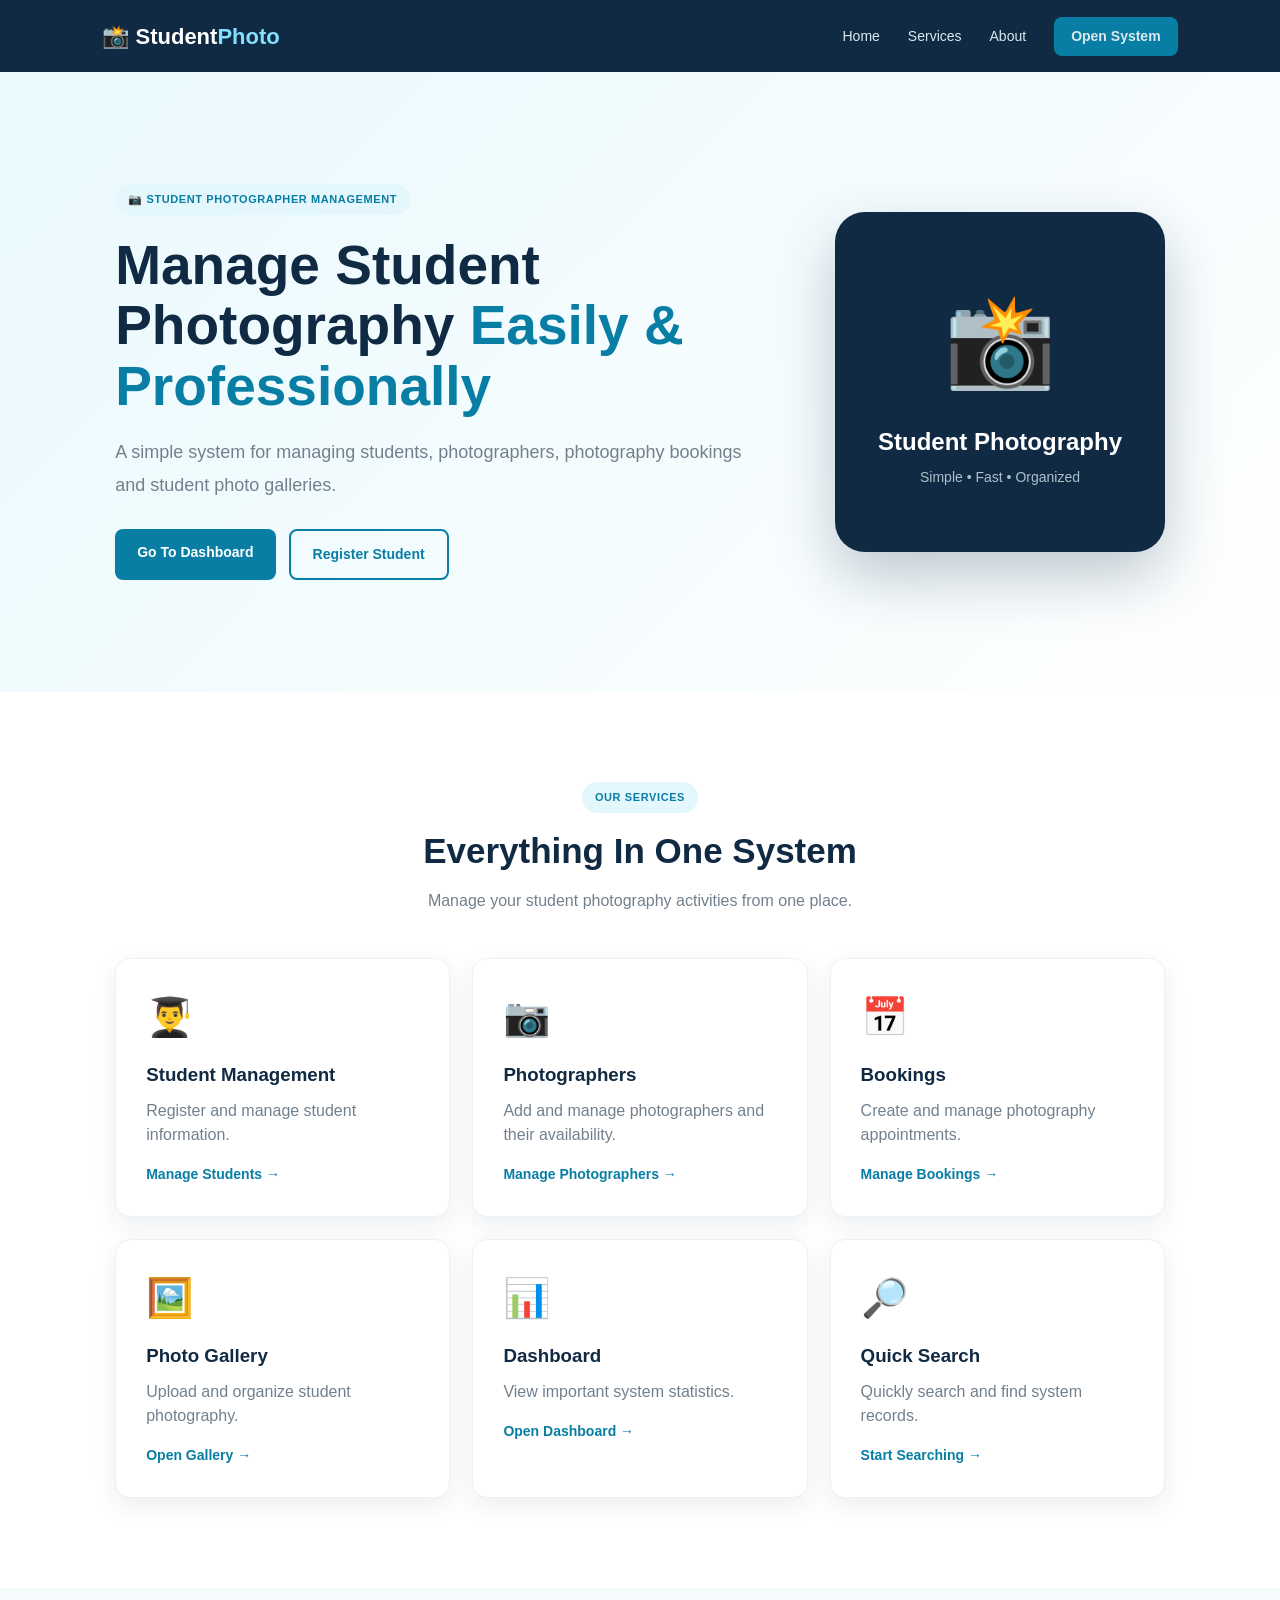
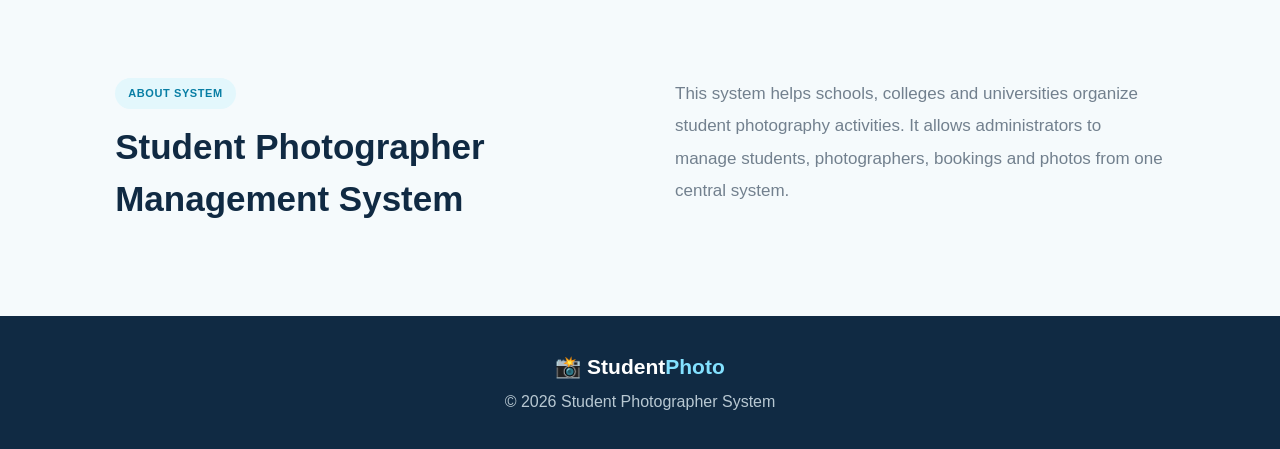
<file: index.html>
<!DOCTYPE html>
<html lang="en">
<head>
    <meta charset="UTF-8">
    <meta name="viewport" content="width=device-width, initial-scale=1.0">

    <title>Student Photographer System</title>

    <link rel="stylesheet" href="style.css">
</head>

<body>

<header class="topbar">

    <a href="index.html" class="logo">
        📸 Student<span>Photo</span>
    </a>

    <nav>
        <a href="index.html">Home</a>
        <a href="#services">Services</a>
        <a href="#about">About</a>
        <a href="dashboard.html" class="btn small-btn">
            Open System
        </a>
    </nav>

</header>


<section class="hero">

    <div class="hero-content">

        <span class="badge">
            📷 STUDENT PHOTOGRAPHER MANAGEMENT
        </span>

        <h1>
            Manage Student Photography
            <span> Easily & Professionally</span>
        </h1>

        <p>
            A simple system for managing students, photographers,
            photography bookings and student photo galleries.
        </p>

        <div class="hero-buttons">

            <a href="dashboard.html" class="btn">
                Go To Dashboard
            </a>

            <a href="students.html" class="btn outline">
                Register Student
            </a>

        </div>

    </div>


    <div class="hero-camera">

        <div class="camera-icon">
            📸
        </div>

        <h2>
            Student Photography
        </h2>

        <p>
            Simple • Fast • Organized
        </p>

    </div>

</section>



<section class="section" id="services">

    <div class="section-heading">

        <span class="badge">
            OUR SERVICES
        </span>

        <h2>
            Everything In One System
        </h2>

        <p>
            Manage your student photography activities from one place.
        </p>

    </div>


    <div class="service-grid">


        <div class="service-card">

            <div class="service-icon">
                👨‍🎓
            </div>

            <h3>
                Student Management
            </h3>

            <p>
                Register and manage student information.
            </p>

            <a href="students.html">
                Manage Students →
            </a>

        </div>



        <div class="service-card">

            <div class="service-icon">
                📷
            </div>

            <h3>
                Photographers
            </h3>

            <p>
                Add and manage photographers and their availability.
            </p>

            <a href="photographers.html">
                Manage Photographers →
            </a>

        </div>



        <div class="service-card">

            <div class="service-icon">
                📅
            </div>

            <h3>
                Bookings
            </h3>

            <p>
                Create and manage photography appointments.
            </p>

            <a href="bookings.html">
                Manage Bookings →
            </a>

        </div>



        <div class="service-card">

            <div class="service-icon">
                🖼️
            </div>

            <h3>
                Photo Gallery
            </h3>

            <p>
                Upload and organize student photography.
            </p>

            <a href="gallery.html">
                Open Gallery →
            </a>

        </div>



        <div class="service-card">

            <div class="service-icon">
                📊
            </div>

            <h3>
                Dashboard
            </h3>

            <p>
                View important system statistics.
            </p>

            <a href="dashboard.html">
                Open Dashboard →
            </a>

        </div>



        <div class="service-card">

            <div class="service-icon">
                🔎
            </div>

            <h3>
                Quick Search
            </h3>

            <p>
                Quickly search and find system records.
            </p>

            <a href="students.html">
                Start Searching →
            </a>

        </div>

    </div>

</section>



<section class="about-section" id="about">

    <div>

        <span class="badge">
            ABOUT SYSTEM
        </span>

        <h2>
            Student Photographer Management System
        </h2>

    </div>

    <p>

        This system helps schools, colleges and universities
        organize student photography activities. It allows
        administrators to manage students, photographers,
        bookings and photos from one central system.

    </p>

</section>



<footer>

    <div class="footer-logo">
        📸 Student<span>Photo</span>
    </div>

    <p>
        © 2026 Student Photographer System
    </p>

</footer>


<script src="script.js"></script>

</body>
</html>
</file>
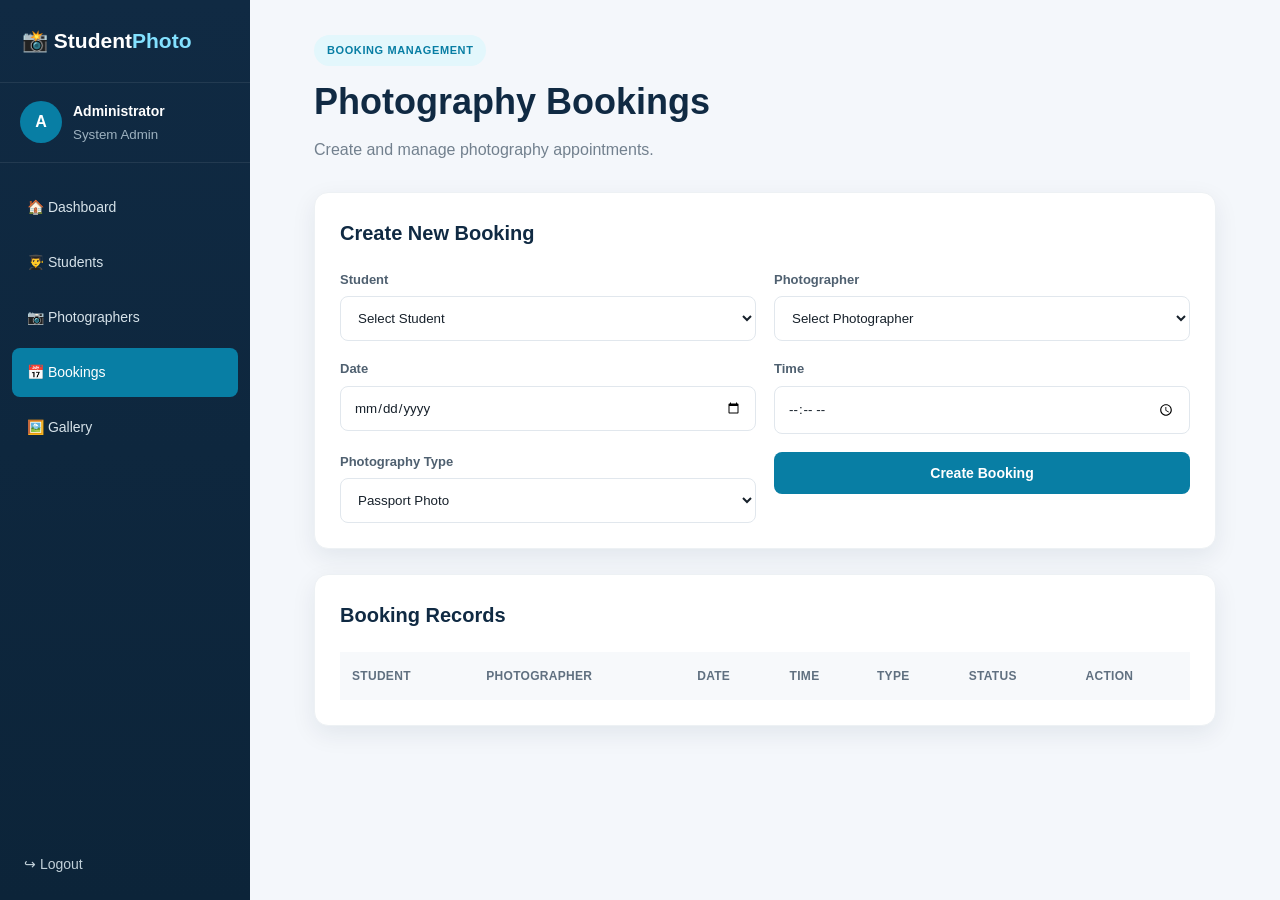
<file: bookings.html>
<!DOCTYPE html>
<html lang="en">

<head>

<meta charset="UTF-8">

<meta name="viewport"
      content="width=device-width, initial-scale=1.0">

<title>Bookings - StudentPhoto</title>

<link rel="stylesheet"
      href="style.css">

</head>


<body>


<div class="system-layout">


<aside class="sidebar">

<a href="index.html"
   class="sidebar-logo">

📸 Student<span>Photo</span>

</a>


<div class="admin-profile">

<div class="admin-avatar">
A
</div>

<div>

<strong>
Administrator
</strong>

<small>
System Admin
</small>

</div>

</div>


<nav class="sidebar-nav">

<a href="dashboard.html">
🏠 Dashboard
</a>

<a href="students.html">
👨‍🎓 Students
</a>

<a href="photographers.html">
📷 Photographers
</a>

<a href="bookings.html"
   class="active">

📅 Bookings

</a>

<a href="gallery.html">
🖼️ Gallery
</a>

</nav>


<a href="index.html"
   class="logout"
   onclick="return confirmLogout()">

↪ Logout

</a>

</aside>



<main class="main-content">


<div class="mobile-header">

<button onclick="toggleSidebar()">
☰
</button>

<strong>
StudentPhoto
</strong>

</div>


<div class="page-header">

<div>

<span class="badge">
BOOKING MANAGEMENT
</span>

<h1>
Photography Bookings
</h1>

<p>
Create and manage photography appointments.
</p>

</div>

</div>



<section class="panel">


<div class="panel-heading">

<h2>
Create New Booking
</h2>

</div>


<form id="bookingForm"
      class="form-grid">


<div class="form-group">

<label>
Student
</label>

<select id="bookingStudent"
        required>

<option value="">
Select Student
</option>

</select>

</div>



<div class="form-group">

<label>
Photographer
</label>

<select id="bookingPhotographer"
        required>

<option value="">
Select Photographer
</option>

</select>

</div>



<div class="form-group">

<label>
Date
</label>

<input
type="date"
id="bookingDate"
required>

</div>



<div class="form-group">

<label>
Time
</label>

<input
type="time"
id="bookingTime"
required>

</div>



<div class="form-group">

<label>
Photography Type
</label>

<select id="bookingType">

<option>
Passport Photo
</option>

<option>
Graduation Photography
</option>

<option>
Portrait Photography
</option>

<option>
Event Photography
</option>

</select>

</div>



<div class="form-group">

<button class="btn"
        type="submit">

Create Booking

</button>

</div>


</form>

</section>



<section class="panel">


<div class="panel-heading">

<h2>
Booking Records
</h2>

</div>


<div class="table-container">

<table>

<thead>

<tr>

<th>
Student
</th>

<th>
Photographer
</th>

<th>
Date
</th>

<th>
Time
</th>

<th>
Type
</th>

<th>
Status
</th>

<th>
Action
</th>

</tr>

</thead>


<tbody id="bookingTable">

</tbody>

</table>

</div>


</section>


</main>

</div>


<script src="script.js"></script>

</body>

</html>
</file>
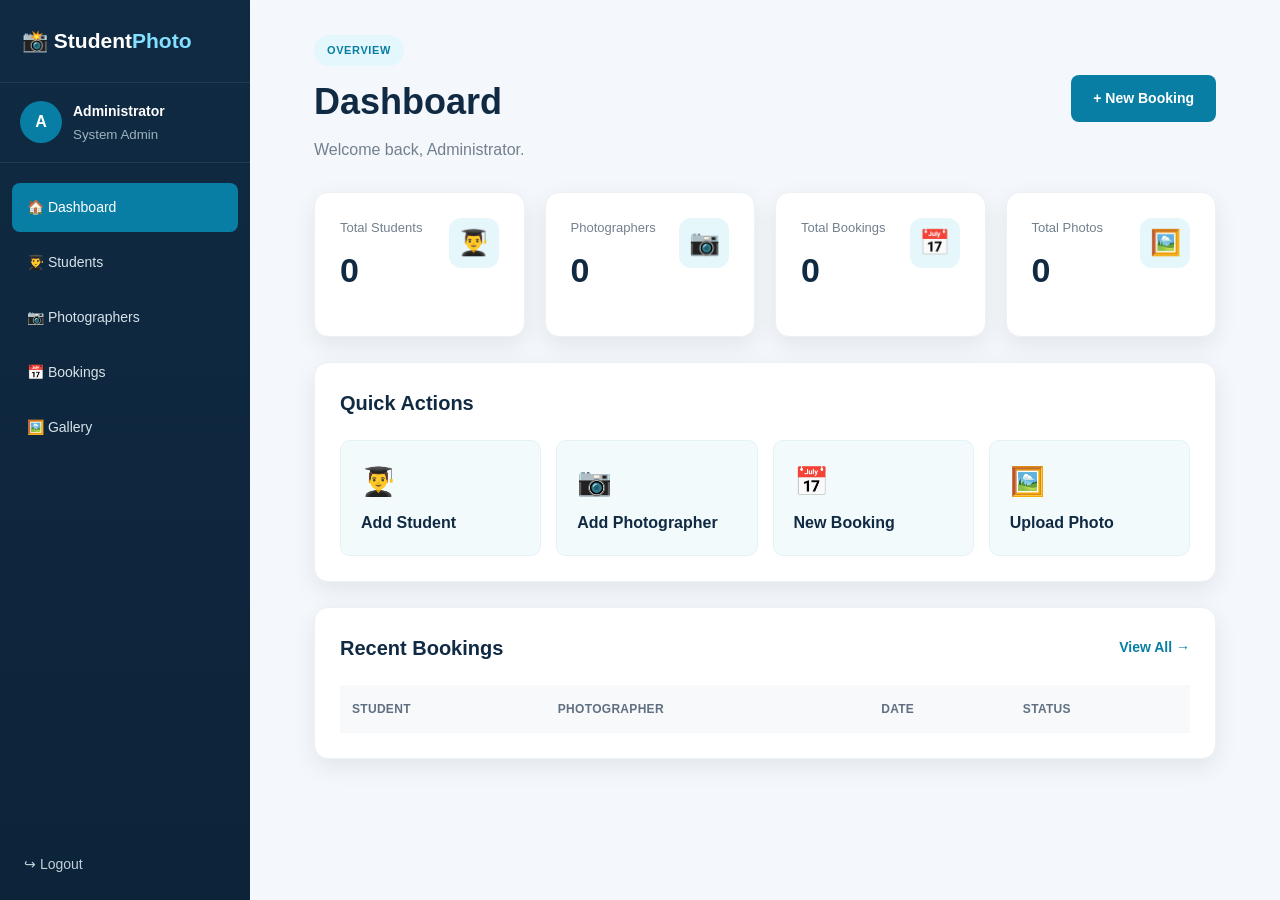
<file: dashboard.html>
<!DOCTYPE html>
<html lang="en">

<head>

    <meta charset="UTF-8">

    <meta name="viewport"
          content="width=device-width, initial-scale=1.0">

    <title>Dashboard - StudentPhoto</title>

    <link rel="stylesheet"
          href="style.css">

</head>

<body>


<div class="system-layout">


<!-- SIDEBAR -->

<aside class="sidebar">

    <a href="index.html" class="sidebar-logo">
        📸 Student<span>Photo</span>
    </a>


    <div class="admin-profile">

        <div class="admin-avatar">
            A
        </div>

        <div>
            <strong>Administrator</strong>

            <small>
                System Admin
            </small>
        </div>

    </div>


    <nav class="sidebar-nav">

        <a href="dashboard.html"
           class="active">
            🏠 Dashboard
        </a>

        <a href="students.html">
            👨‍🎓 Students
        </a>

        <a href="photographers.html">
            📷 Photographers
        </a>

        <a href="bookings.html">
            📅 Bookings
        </a>

        <a href="gallery.html">
            🖼️ Gallery
        </a>

    </nav>


    <a href="index.html"
       class="logout"
       onclick="return confirmLogout()">

        ↪ Logout

    </a>

</aside>



<!-- MAIN CONTENT -->

<main class="main-content">


<div class="mobile-header">

    <button onclick="toggleSidebar()">
        ☰
    </button>

    <strong>
        StudentPhoto
    </strong>

</div>


<div class="page-header">

    <div>

        <span class="badge">
            OVERVIEW
        </span>

        <h1>
            Dashboard
        </h1>

        <p>
            Welcome back, Administrator.
        </p>

    </div>


    <a href="bookings.html"
       class="btn">

        + New Booking

    </a>

</div>



<!-- STATISTICS -->

<div class="statistics">


    <div class="stat-card">

        <div class="stat-icon">
            👨‍🎓
        </div>

        <small>
            Total Students
        </small>

        <strong id="studentCount">
            0
        </strong>

    </div>



    <div class="stat-card">

        <div class="stat-icon">
            📷
        </div>

        <small>
            Photographers
        </small>

        <strong id="photographerCount">
            0
        </strong>

    </div>



    <div class="stat-card">

        <div class="stat-icon">
            📅
        </div>

        <small>
            Total Bookings
        </small>

        <strong id="bookingCount">
            0
        </strong>

    </div>



    <div class="stat-card">

        <div class="stat-icon">
            🖼️
        </div>

        <small>
            Total Photos
        </small>

        <strong id="photoCount">
            0
        </strong>

    </div>

</div>



<!-- QUICK ACTIONS -->

<section class="panel">

    <div class="panel-heading">

        <h2>
            Quick Actions
        </h2>

    </div>


    <div class="quick-actions">

        <a href="students.html">
            <span>👨‍🎓</span>
            Add Student
        </a>

        <a href="photographers.html">
            <span>📷</span>
            Add Photographer
        </a>

        <a href="bookings.html">
            <span>📅</span>
            New Booking
        </a>

        <a href="gallery.html">
            <span>🖼️</span>
            Upload Photo
        </a>

    </div>

</section>



<!-- RECENT BOOKINGS -->

<section class="panel">

    <div class="panel-heading">

        <h2>
            Recent Bookings
        </h2>

        <a href="bookings.html">
            View All →
        </a>

    </div>


    <div class="table-container">

        <table>

            <thead>

                <tr>

                    <th>
                        Student
                    </th>

                    <th>
                        Photographer
                    </th>

                    <th>
                        Date
                    </th>

                    <th>
                        Status
                    </th>

                </tr>

            </thead>


            <tbody id="recentBookings">

            </tbody>

        </table>

    </div>

</section>


</main>

</div>


<script src="script.js"></script>

</body>

</html>
</file>
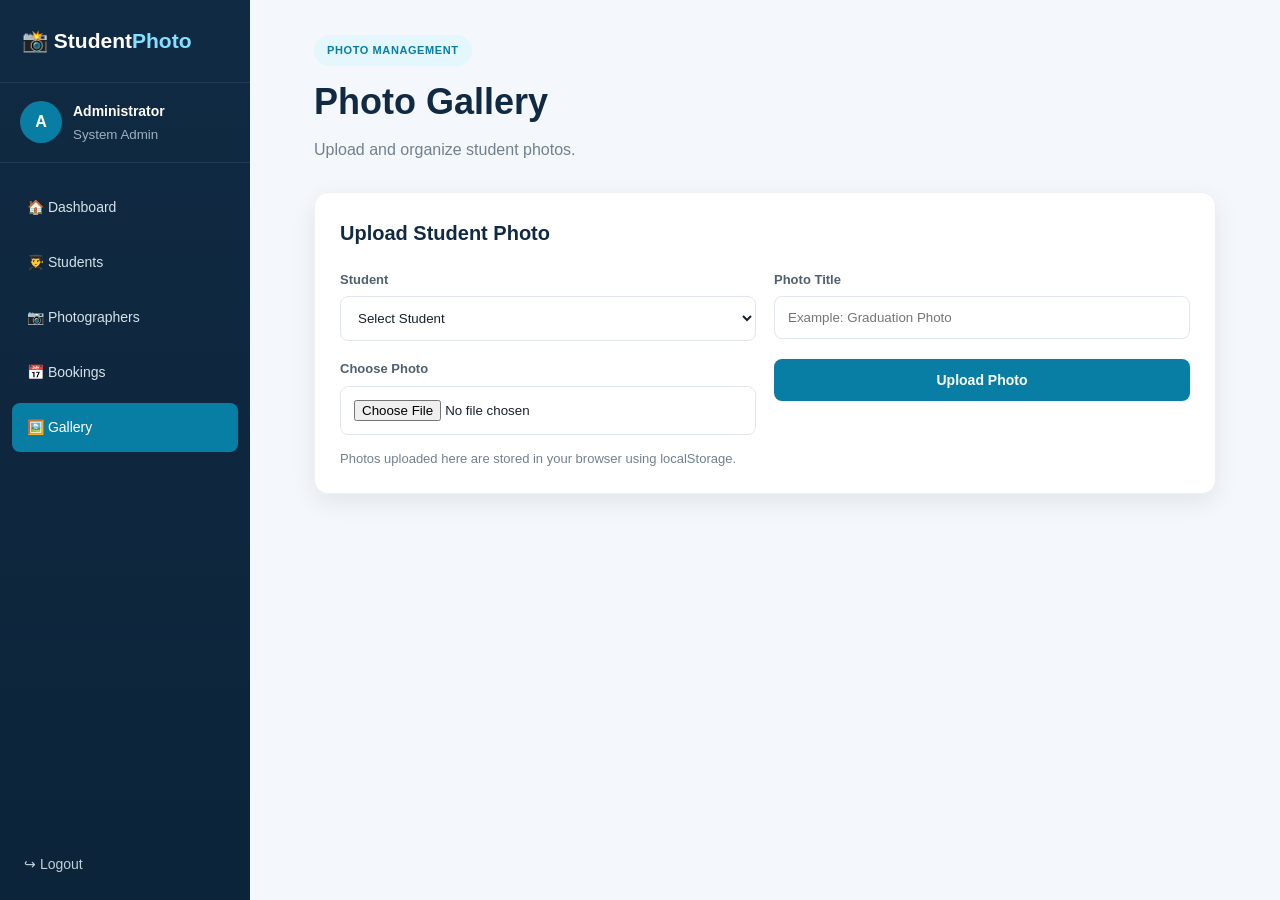
<file: gallery.html>
<!DOCTYPE html>
<html lang="en">

<head>

<meta charset="UTF-8">

<meta name="viewport"
      content="width=device-width, initial-scale=1.0">

<title>Gallery - StudentPhoto</title>

<link rel="stylesheet"
      href="style.css">

</head>


<body>


<div class="system-layout">


<aside class="sidebar">

<a href="index.html"
   class="sidebar-logo">

📸 Student<span>Photo</span>

</a>


<div class="admin-profile">

<div class="admin-avatar">
A
</div>

<div>

<strong>
Administrator
</strong>

<small>
System Admin
</small>

</div>

</div>


<nav class="sidebar-nav">

<a href="dashboard.html">
🏠 Dashboard
</a>

<a href="students.html">
👨‍🎓 Students
</a>

<a href="photographers.html">
📷 Photographers
</a>

<a href="bookings.html">
📅 Bookings
</a>

<a href="gallery.html"
   class="active">

🖼️ Gallery

</a>

</nav>


<a href="index.html"
   class="logout"
   onclick="return confirmLogout()">

↪ Logout

</a>

</aside>



<main class="main-content">


<div class="mobile-header">

<button onclick="toggleSidebar()">
☰
</button>

<strong>
StudentPhoto
</strong>

</div>


<div class="page-header">

<div>

<span class="badge">
PHOTO MANAGEMENT
</span>

<h1>
Photo Gallery
</h1>

<p>
Upload and organize student photos.
</p>

</div>

</div>



<section class="panel">


<div class="panel-heading">

<h2>
Upload Student Photo
</h2>

</div>


<form id="photoForm"
      class="form-grid">


<div class="form-group">

<label>
Student
</label>

<select id="photoStudent"
        required>

<option value="">
Select Student
</option>

</select>

</div>



<div class="form-group">

<label>
Photo Title
</label>

<input
type="text"
id="photoTitle"
placeholder="Example: Graduation Photo"
required>

</div>



<div class="form-group">

<label>
Choose Photo
</label>

<input
type="file"
id="photoFile"
accept="image/*"
required>

</div>



<div class="form-group">

<button class="btn"
        type="submit">

Upload Photo

</button>

</div>


</form>


<p class="form-note">

Photos uploaded here are stored in your browser
using localStorage.

</p>


</section>



<section>

<div class="gallery-grid"
     id="galleryGrid">

</div>

</section>


</main>

</div>


<script src="script.js"></script>

</body>

</html>
</file>
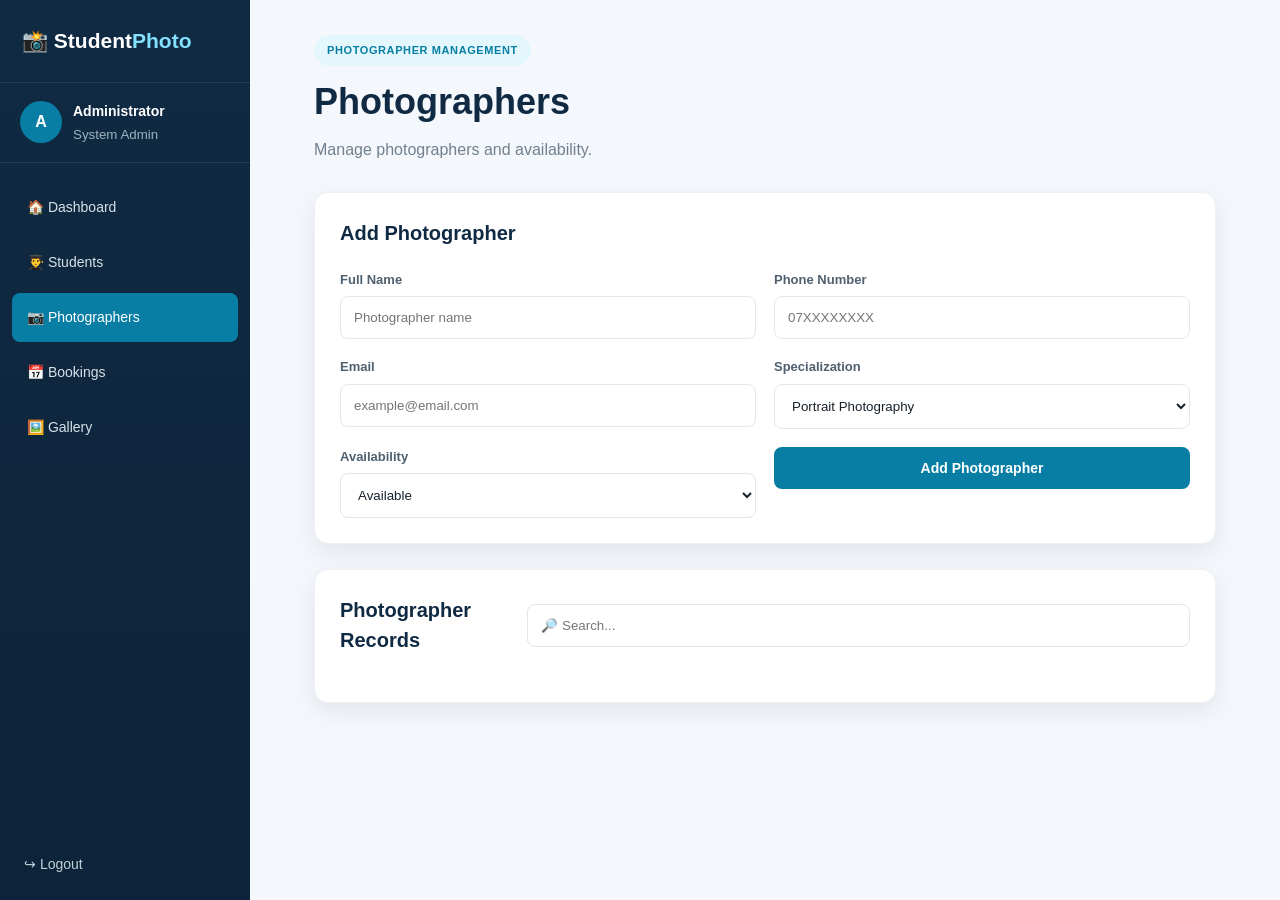
<file: photographers.html>
<!DOCTYPE html>
<html lang="en">

<head>

<meta charset="UTF-8">

<meta name="viewport"
      content="width=device-width, initial-scale=1.0">

<title>Photographers - StudentPhoto</title>

<link rel="stylesheet"
      href="style.css">

</head>


<body>


<div class="system-layout">


<aside class="sidebar">

<a href="index.html"
   class="sidebar-logo">

📸 Student<span>Photo</span>

</a>


<div class="admin-profile">

<div class="admin-avatar">
A
</div>

<div>

<strong>
Administrator
</strong>

<small>
System Admin
</small>

</div>

</div>


<nav class="sidebar-nav">

<a href="dashboard.html">
🏠 Dashboard
</a>

<a href="students.html">
👨‍🎓 Students
</a>

<a href="photographers.html"
   class="active">

📷 Photographers

</a>

<a href="bookings.html">
📅 Bookings
</a>

<a href="gallery.html">
🖼️ Gallery
</a>

</nav>


<a href="index.html"
   class="logout"
   onclick="return confirmLogout()">

↪ Logout

</a>

</aside>



<main class="main-content">


<div class="mobile-header">

<button onclick="toggleSidebar()">
☰
</button>

<strong>
StudentPhoto
</strong>

</div>


<div class="page-header">

<div>

<span class="badge">
PHOTOGRAPHER MANAGEMENT
</span>

<h1>
Photographers
</h1>

<p>
Manage photographers and availability.
</p>

</div>

</div>



<section class="panel">


<div class="panel-heading">

<h2>
Add Photographer
</h2>

</div>


<form id="photographerForm"
      class="form-grid">


<div class="form-group">

<label>
Full Name
</label>

<input
type="text"
id="photographerName"
placeholder="Photographer name"
required>

</div>



<div class="form-group">

<label>
Phone Number
</label>

<input
type="tel"
id="photographerPhone"
placeholder="07XXXXXXXX">

</div>



<div class="form-group">

<label>
Email
</label>

<input
type="email"
id="photographerEmail"
placeholder="example@email.com">

</div>



<div class="form-group">

<label>
Specialization
</label>

<select id="photographerSpecialty">

<option>
Portrait Photography
</option>

<option>
Graduation Photography
</option>

<option>
Event Photography
</option>

<option>
Passport Photography
</option>

<option>
General Photography
</option>

</select>

</div>



<div class="form-group">

<label>
Availability
</label>

<select id="photographerStatus">

<option>
Available
</option>

<option>
Busy
</option>

</select>

</div>



<div class="form-group">

<button class="btn"
        type="submit">

Add Photographer

</button>

</div>


</form>

</section>



<section class="panel">


<div class="panel-heading">

<h2>
Photographer Records
</h2>

<input
type="text"
class="search-box"
id="photographerSearch"
placeholder="🔎 Search...">

</div>


<div id="photographerCards"
     class="photographer-grid">

</div>


</section>


</main>

</div>


<script src="script.js"></script>

</body>

</html>
</file>
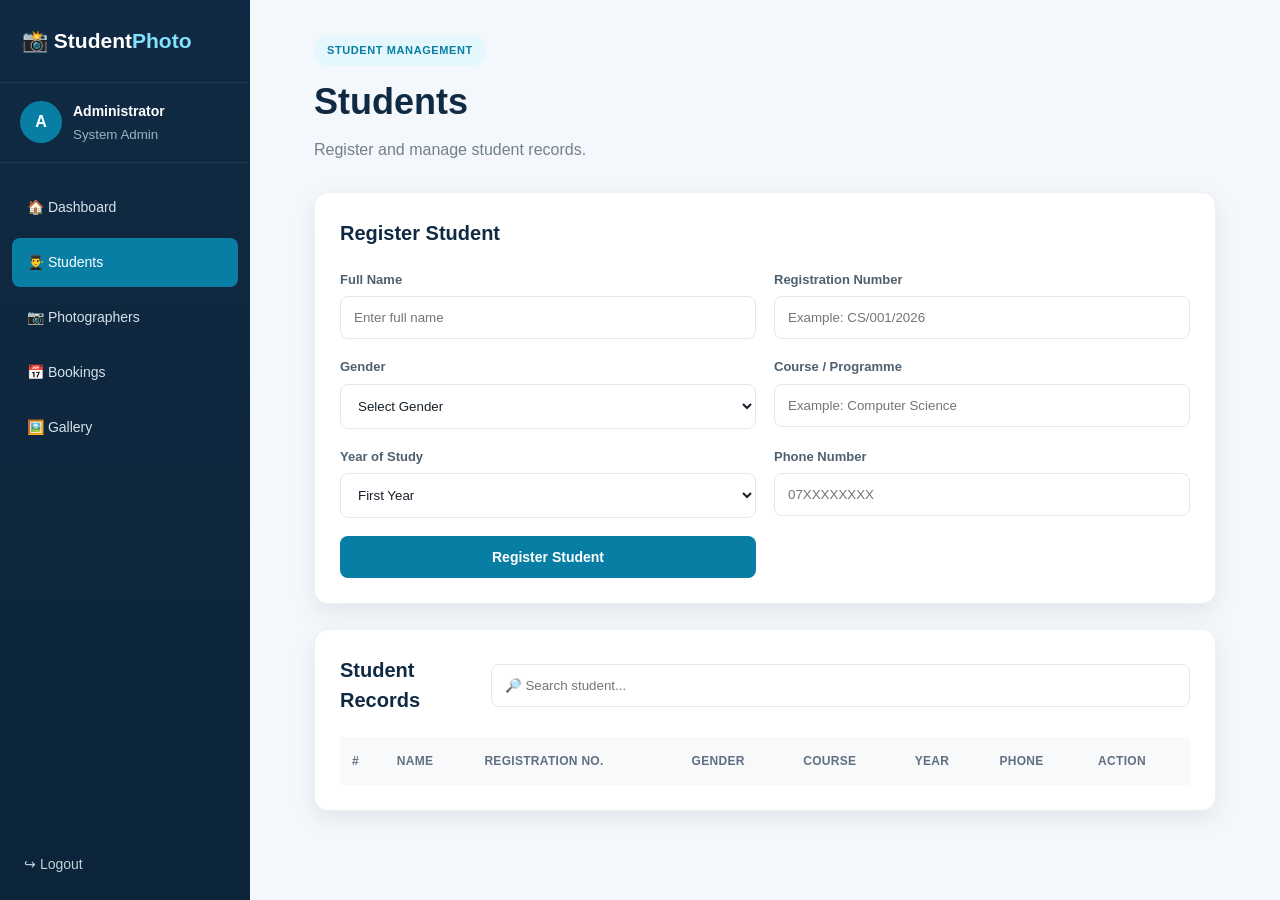
<file: students.html>
<!DOCTYPE html>
<html lang="en">

<head>

<meta charset="UTF-8">

<meta name="viewport"
      content="width=device-width, initial-scale=1.0">

<title>Students - StudentPhoto</title>

<link rel="stylesheet"
      href="style.css">

</head>


<body>


<div class="system-layout">


<aside class="sidebar">

<a href="index.html"
   class="sidebar-logo">

📸 Student<span>Photo</span>

</a>


<div class="admin-profile">

<div class="admin-avatar">
A
</div>

<div>

<strong>
Administrator
</strong>

<small>
System Admin
</small>

</div>

</div>


<nav class="sidebar-nav">

<a href="dashboard.html">
🏠 Dashboard
</a>

<a href="students.html"
   class="active">

👨‍🎓 Students

</a>

<a href="photographers.html">
📷 Photographers
</a>

<a href="bookings.html">
📅 Bookings
</a>

<a href="gallery.html">
🖼️ Gallery
</a>

</nav>


<a href="index.html"
   class="logout"
   onclick="return confirmLogout()">

↪ Logout

</a>

</aside>



<main class="main-content">


<div class="mobile-header">

<button onclick="toggleSidebar()">
☰
</button>

<strong>
StudentPhoto
</strong>

</div>


<div class="page-header">

<div>

<span class="badge">
STUDENT MANAGEMENT
</span>

<h1>
Students
</h1>

<p>
Register and manage student records.
</p>

</div>

</div>



<section class="panel">


<div class="panel-heading">

<h2>
Register Student
</h2>

</div>


<form id="studentForm"
      class="form-grid">


<div class="form-group">

<label>
Full Name
</label>

<input
type="text"
id="studentName"
placeholder="Enter full name"
required>

</div>



<div class="form-group">

<label>
Registration Number
</label>

<input
type="text"
id="studentReg"
placeholder="Example: CS/001/2026"
required>

</div>



<div class="form-group">

<label>
Gender
</label>

<select id="studentGender"
        required>

<option value="">
Select Gender
</option>

<option>
Male
</option>

<option>
Female
</option>

</select>

</div>



<div class="form-group">

<label>
Course / Programme
</label>

<input
type="text"
id="studentCourse"
placeholder="Example: Computer Science">

</div>



<div class="form-group">

<label>
Year of Study
</label>

<select id="studentYear">

<option>
First Year
</option>

<option>
Second Year
</option>

<option>
Third Year
</option>

<option>
Fourth Year
</option>

</select>

</div>



<div class="form-group">

<label>
Phone Number
</label>

<input
type="tel"
id="studentPhone"
placeholder="07XXXXXXXX">

</div>



<div class="form-group full-width">

<button class="btn"
        type="submit">

Register Student

</button>

</div>


</form>

</section>



<section class="panel">


<div class="panel-heading">

<h2>
Student Records
</h2>


<input
type="text"
class="search-box"
id="studentSearch"
placeholder="🔎 Search student...">

</div>



<div class="table-container">

<table>

<thead>

<tr>

<th>
#
</th>

<th>
Name
</th>

<th>
Registration No.
</th>

<th>
Gender
</th>

<th>
Course
</th>

<th>
Year
</th>

<th>
Phone
</th>

<th>
Action
</th>

</tr>

</thead>


<tbody id="studentTable">

</tbody>

</table>

</div>

</section>


</main>

</div>


<script src="script.js"></script>

</body>

</ht
</file>
<file: style.css>
/* =====================================================
   STUDENT PHOTOGRAPHER SYSTEM
   COMPLETE CSS
===================================================== */


/* =====================================================
   RESET
===================================================== */

* {
    margin: 0;
    padding: 0;
    box-sizing: border-box;
}

html {
    scroll-behavior: smooth;
}

body {
    font-family: Arial, Helvetica, sans-serif;
    background: #f4f7fb;
    color: #17212b;
    line-height: 1.5;
}

a {
    text-decoration: none;
    color: inherit;
}

button,
input,
select {
    font-family: inherit;
}

button {
    cursor: pointer;
}


/* =====================================================
   VARIABLES
===================================================== */

:root {
    --primary: #087ea4;
    --primary-dark: #065f7d;
    --secondary: #16a085;
    --dark: #102a43;
    --dark2: #173f5f;
    --white: #ffffff;
    --light: #f4f7fb;
    --border: #e1e7ed;
    --text: #17212b;
    --muted: #72808e;
    --success: #1e9e58;
    --danger: #d64545;
    --warning: #d89000;
    --shadow: 0 8px 25px rgba(16, 42, 67, 0.08);
}


/* =====================================================
   GENERAL BUTTON
===================================================== */

.btn {
    display: inline-block;
    padding: 13px 22px;
    border: none;
    border-radius: 8px;
    background: var(--primary);
    color: var(--white);
    font-size: 14px;
    font-weight: bold;
    transition: all 0.3s ease;
}

.btn:hover {
    background: var(--primary-dark);
    transform: translateY(-2px);
}

.btn.outline {
    background: transparent;
    color: var(--primary);
    border: 2px solid var(--primary);
}

.btn.outline:hover {
    background: var(--primary);
    color: white;
}

.small-btn {
    padding: 9px 17px;
}


/* =====================================================
   BADGE
===================================================== */

.badge {
    display: inline-block;
    background: #e3f7fc;
    color: var(--primary);
    padding: 7px 13px;
    border-radius: 30px;
    font-size: 11px;
    font-weight: bold;
    letter-spacing: 0.6px;
}


/* =====================================================
   INDEX PAGE - HEADER
===================================================== */

.topbar {
    width: 100%;
    height: 72px;
    background: var(--dark);
    display: flex;
    justify-content: space-between;
    align-items: center;
    padding: 0 8%;
}

.logo {
    color: white;
    font-size: 22px;
    font-weight: 800;
}

.logo span {
    color: #83e1ff;
}

.topbar nav {
    display: flex;
    align-items: center;
    gap: 28px;
}

.topbar nav a {
    color: #dce8ef;
    font-size: 14px;
    transition: 0.3s;
}

.topbar nav a:hover {
    color: white;
}


/* =====================================================
   INDEX PAGE - HERO
===================================================== */

.hero {
    min-height: 620px;
    padding: 80px 9%;
    display: flex;
    align-items: center;
    justify-content: space-between;
    gap: 70px;
    background:
        linear-gradient(
            135deg,
            #e9f9fd,
            #ffffff
        );
}

.hero-content {
    max-width: 650px;
}

.hero h1 {
    font-size: 55px;
    line-height: 1.1;
    margin: 20px 0;
    color: var(--dark);
}

.hero h1 span {
    color: var(--primary);
}

.hero p {
    color: var(--muted);
    font-size: 18px;
    line-height: 1.8;
}

.hero-buttons {
    display: flex;
    gap: 13px;
    margin-top: 28px;
}


/* CAMERA */

.hero-camera {
    width: 340px;
    height: 340px;
    border-radius: 30px;
    background: var(--dark);
    color: white;

    display: flex;
    flex-direction: column;
    align-items: center;
    justify-content: center;

    box-shadow:
        0 25px 60px rgba(16,42,67,.25);

    text-align: center;
}

.camera-icon {
    font-size: 90px;
    margin-bottom: 15px;
}

.hero-camera h2 {
    margin-bottom: 5px;
}

.hero-camera p {
    color: #aebfca;
    font-size: 14px;
}


/* =====================================================
   INDEX PAGE - SERVICES
===================================================== */

.section {
    padding: 90px 9%;
    background: white;
}

.section-heading {
    text-align: center;
    margin-bottom: 45px;
}

.section-heading h2 {
    font-size: 35px;
    color: var(--dark);
    margin: 12px 0;
}

.section-heading p {
    color: var(--muted);
}


.service-grid {
    display: grid;
    grid-template-columns:
        repeat(3, 1fr);

    gap: 22px;
}


.service-card {
    background: white;
    padding: 30px;
    border-radius: 15px;

    border: 1px solid #edf1f4;

    box-shadow: var(--shadow);

    transition: 0.3s;
}

.service-card:hover {
    transform: translateY(-7px);
    box-shadow:
        0 15px 35px rgba(16,42,67,.12);
}

.service-icon {
    font-size: 38px;
    margin-bottom: 15px;
}

.service-card h3 {
    color: var(--dark);
    margin-bottom: 10px;
}

.service-card p {
    color: var(--muted);
    margin-bottom: 15px;
}

.service-card a {
    color: var(--primary);
    font-weight: bold;
    font-size: 14px;
}


/* =====================================================
   ABOUT
===================================================== */

.about-section {
    padding: 90px 9%;
    display: grid;
    grid-template-columns: 1fr 1fr;
    gap: 70px;
    background: #f5fafc;
}

.about-section h2 {
    font-size: 35px;
    color: var(--dark);
    margin-top: 12px;
}

.about-section p {
    color: var(--muted);
    font-size: 17px;
    line-height: 1.9;
}


/* =====================================================
   FOOTER
===================================================== */

footer {
    background: var(--dark);
    color: #b8c8d2;
    padding: 35px;
    text-align: center;
}

.footer-logo {
    color: white;
    font-size: 21px;
    font-weight: bold;
    margin-bottom: 8px;
}

.footer-logo span {
    color: #83e1ff;
}


/* =====================================================
   SYSTEM LAYOUT
===================================================== */

.system-layout {
    min-height: 100vh;
    display: flex;
}


/* =====================================================
   SIDEBAR
===================================================== */

.sidebar {
    width: 250px;
    height: 100vh;

    position: fixed;
    left: 0;
    top: 0;

    background:
        linear-gradient(
            180deg,
            #102a43,
            #0c2439
        );

    color: white;

    z-index: 1000;
}


.sidebar-logo {
    display: block;
    padding: 25px 22px;

    color: white;

    font-size: 21px;
    font-weight: 800;

    border-bottom:
        1px solid rgba(255,255,255,.08);
}

.sidebar-logo span {
    color: #83e1ff;
}


/* =====================================================
   ADMIN PROFILE
===================================================== */

.admin-profile {
    padding: 18px 20px;

    display: flex;
    align-items: center;
    gap: 11px;

    border-bottom:
        1px solid rgba(255,255,255,.08);
}

.admin-avatar {
    width: 42px;
    height: 42px;

    border-radius: 50%;

    background: var(--primary);

    display: grid;
    place-items: center;

    font-weight: bold;
}

.admin-profile strong {
    display: block;
    font-size: 14px;
}

.admin-profile small {
    display: block;
    color: #9eb2c0;
    margin-top: 3px;
}


/* =====================================================
   SIDEBAR NAVIGATION
===================================================== */

.sidebar-nav {
    padding: 20px 12px;
}

.sidebar-nav a {
    display: block;

    padding: 14px 15px;

    margin-bottom: 6px;

    border-radius: 8px;

    color: #d6e2e9;

    font-size: 14px;

    transition: 0.3s;
}

.sidebar-nav a:hover {
    background: rgba(255,255,255,.08);
    color: white;
}

.sidebar-nav a.active {
    background: var(--primary);
    color: white;
}


/* =====================================================
   LOGOUT
===================================================== */

.logout {
    position: absolute;

    left: 24px;
    bottom: 25px;

    color: #c1d0d9;

    font-size: 14px;
}

.logout:hover {
    color: white;
}


/* =====================================================
   MAIN CONTENT
===================================================== */

.main-content {
    margin-left: 250px;

    width:
        calc(100% - 250px);

    min-height: 100vh;

    padding: 35px 5%;
}


/* =====================================================
   MOBILE HEADER
===================================================== */

.mobile-header {
    display: none;
}


/* =====================================================
   PAGE HEADER
===================================================== */

.page-header {
    display: flex;

    justify-content: space-between;

    align-items: center;

    margin-bottom: 30px;
}

.page-header h1 {
    color: var(--dark);

    font-size: 36px;

    margin: 9px 0;
}

.page-header p {
    color: var(--muted);
}


/* =====================================================
   DASHBOARD STATISTICS
===================================================== */

.statistics {
    display: grid;

    grid-template-columns:
        repeat(4, 1fr);

    gap: 20px;

    margin-bottom: 25px;
}


.stat-card {
    background: white;

    padding: 25px;

    border-radius: 14px;

    box-shadow: var(--shadow);

    border: 1px solid #edf1f4;

    min-height: 145px;
}


.stat-icon {
    float: right;

    width: 50px;
    height: 50px;

    border-radius: 12px;

    background: #e6f7fb;

    display: grid;
    place-items: center;

    font-size: 25px;
}


.stat-card small {
    display: block;

    color: var(--muted);

    font-size: 13px;
}


.stat-card strong {
    display: block;

    font-size: 34px;

    color: var(--dark);

    margin-top: 8px;
}


/* =====================================================
   PANELS
===================================================== */

.panel {
    background: white;

    padding: 25px;

    border-radius: 14px;

    margin-bottom: 25px;

    border: 1px solid #edf1f4;

    box-shadow: var(--shadow);
}


.panel-heading {
    display: flex;

    justify-content: space-between;

    align-items: center;

    gap: 20px;

    margin-bottom: 22px;
}


.panel-heading h2 {
    color: var(--dark);

    font-size: 20px;
}


.panel-heading a {
    color: var(--primary);

    font-weight: bold;

    font-size: 14px;
}


/* =====================================================
   QUICK ACTIONS
===================================================== */

.quick-actions {
    display: grid;

    grid-template-columns:
        repeat(4, 1fr);

    gap: 15px;
}


.quick-actions a {
    padding: 20px;

    background: #f3fafc;

    border: 1px solid #e3f2f6;

    border-radius: 10px;

    color: var(--dark);

    font-weight: bold;

    transition: .3s;
}

.quick-actions a:hover {
    background: #e4f7fb;

    transform: translateY(-3px);
}

.quick-actions span {
    display: block;

    font-size: 28px;

    margin-bottom: 8px;
}


/* =====================================================
   FORM
===================================================== */

.form-grid {
    display: grid;

    grid-template-columns:
        repeat(2, 1fr);

    gap: 18px;
}


.form-group {
    display: flex;

    flex-direction: column;

    gap: 7px;
}


.form-group label {
    color: #4f6070;

    font-size: 13px;

    font-weight: bold;
}


.form-group input,
.form-group select,
.search-box {
    width: 100%;

    padding: 13px;

    border:
        1px solid var(--border);

    border-radius: 8px;

    background: white;

    outline: none;

    color: var(--text);

    transition: .2s;
}


.form-group input:focus,
.form-group select:focus,
.search-box:focus {
    border-color: var(--primary);

    box-shadow:
        0 0 0 3px rgba(8,126,164,.1);
}


.form-note {
    margin-top: 14px;

    color: var(--muted);

    font-size: 13px;
}


/* =====================================================
   TABLE
===================================================== */

.table-container {
    width: 100%;

    overflow-x: auto;
}


table {
    width: 100%;

    min-width: 760px;

    border-collapse: collapse;
}


thead {
    background: #f7f9fb;
}


th {
    padding: 15px 12px;

    color: #607080;

    font-size: 12px;

    text-align: left;

    text-transform: uppercase;

    letter-spacing: .3px;
}


td {
    padding: 15px 12px;

    border-bottom:
        1px solid #edf1f4;

    font-size: 14px;

    color: #354657;
}


tbody tr:hover {
    background: #fafcfd;
}


/* =====================================================
   STATUS
===================================================== */

.status {
    display: inline-block;

    padding: 6px 11px;

    border-radius: 30px;

    background: #e7f8ee;

    color: var(--success);

    font-size: 11px;

    font-weight: bold;
}


.status.pending {
    background: #fff4df;

    color: var(--warning);
}


/* =====================================================
   DELETE BUTTON
===================================================== */

.delete-btn {
    border: none;

    background: #fff0f0;

    color: var(--danger);

    padding: 8px 11px;

    border-radius: 7px;

    font-size: 12px;

    font-weight: bold;

    transition: .2s;
}

.delete-btn:hover {
    background: #ffe0e0;
}


/* =====================================================
   PHOTOGRAPHER GRID
===================================================== */

.photographer-grid {
    display: grid;

    grid-template-columns:
        repeat(3, 1fr);

    gap: 20px;
}


.photographer-card {
    background: white;

    border:
        1px solid var(--border);

    border-radius: 13px;

    padding: 22px;

    transition: .3s;
}


.photographer-card:hover {
    transform: translateY(-4px);

    box-shadow: var(--shadow);
}


.photographer-avatar {
    width: 60px;
    height: 60px;

    border-radius: 50%;

    background: #e5f7fb;

    display: grid;

    place-items: center;

    font-size: 28px;

    margin-bottom: 14px;
}


.photographer-card h3 {
    color: var(--dark);

    margin-bottom: 10px;
}


.photographer-card p {
    color: var(--muted);

    font-size: 13px;

    margin: 7px 0;
}


/* =====================================================
   GALLERY
===================================================== */

.gallery-grid {
    display: grid;

    grid-template-columns:
        repeat(4, 1fr);

    gap: 20px;
}


.photo-card {
    background: white;

    border-radius: 13px;

    overflow: hidden;

    box-shadow: var(--shadow);

    border:
        1px solid var(--border);
}


.photo-card img {
    display: block;

    width: 100%;

    height: 210px;

    object-fit: cover;

    background: #e9eef2;
}


.photo-info {
    padding: 15px;
}


.photo-info strong {
    display: block;

    color: var(--dark);

    margin-bottom: 5px;
}


.photo-info small {
    color: var(--muted);

    font-size: 12px;
}


/* =====================================================
   EMPTY MESSAGE
===================================================== */

.empty {
    padding: 40px 20px;

    text-align: center;

    color: #8997a3;

    font-size: 14px;
}


/* =====================================================
   TOAST MESSAGE
===================================================== */

.toast {
    position: fixed;

    right: 25px;

    bottom: 25px;

    background: var(--dark);

    color: white;

    padding: 15px 20px;

    border-radius: 9px;

    box-shadow:
        0 10px 30px rgba(0,0,0,.2);

    z-index: 9999;

    animation:
        toastIn .3s ease;
}


@keyframes toastIn {

    from {
        transform: translateY(30px);
        opacity: 0;
    }

    to {
        transform: translateY(0);
        opacity: 1;
    }

}


/* =====================================================
   RESPONSIVE - TABLET
===================================================== */

@media (max-width: 1100px) {

    .sidebar {
        width: 230px;
    }

    .main-content {
        margin-left: 230px;

        width:
            calc(100% - 230px);
    }


    .statistics {
        grid-template-columns:
            repeat(2, 1fr);
    }


    .quick-actions {
        grid-template-columns:
            repeat(2, 1fr);
    }


    .photographer-grid {
        grid-template-columns:
            repeat(2, 1fr);
    }


    .gallery-grid {
        grid-template-columns:
            repeat(3, 1fr);
    }


    .hero {
        padding: 70px 6%;
    }


    .hero h1 {
        font-size: 45px;
    }

}


/* =====================================================
   RESPONSIVE - MOBILE
===================================================== */

@media (max-width: 800px) {

    /* SIDEBAR */

    .sidebar {
        width: 250px;

        transform:
            translateX(-100%);

        transition:
            transform .3s ease;
    }


    .sidebar.open {
        transform:
            translateX(0);
    }


    /* MAIN */

    .main-content {
        margin-left: 0;

        width: 100%;

        padding: 20px;
    }


    /* MOBILE HEADER */

    .mobile-header {
        display: flex;

        align-items: center;

        gap: 15px;

        margin-bottom: 20px;

        color: var(--dark);
    }


    .mobile-header button {
        border: none;

        background: var(--dark);

        color: white;

        padding: 9px 13px;

        border-radius: 7px;

        font-size: 18px;
    }


    /* PAGE HEADER */

    .page-header {
        display: block;
    }


    .page-header .btn {
        margin-top: 15px;
    }


    /* INDEX */

    .topbar {
        padding: 0 5%;
    }


    .topbar nav a:not(.btn) {
        display: none;
    }


    .hero {
        display: block;

        padding: 60px 7%;

        text-align: center;
    }


    .hero-content {
        max-width: 100%;
    }


    .hero h1 {
        font-size: 40px;
    }


    .hero-buttons {
        flex-direction: column;
    }


    .hero-camera {
        width: 280px;

        height: 280px;

        margin:
            40px auto 0;
    }


    /* SERVICES */

    .service-grid {
        grid-template-columns:
            repeat(2, 1fr);
    }


    /* ABOUT */

    .about-section {
        grid-template-columns: 1fr;

        gap: 30px;
    }


    /* FORMS */

    .form-grid {
        grid-template-columns: 1fr;
    }


    .full-width {
        grid-column: auto;
    }


    /* PHOTOGRAPHERS */

    .photographer-grid {
        grid-template-columns: 1fr;
    }


    /* GALLERY */

    .gallery-grid {
        grid-template-columns:
            repeat(2, 1fr);
    }

}


/* =====================================================
   RESPONSIVE - SMALL PHONE
===================================================== */

@media (max-width: 500px) {

    .main-content {
        padding: 15px;
    }


    .panel {
        padding: 18px;
    }


    .statistics {
        grid-template-columns:
            repeat(2, 1fr);

        gap: 12px;
    }


    .stat-card {
        padding: 18px;

        min-height: 125px;
    }


    .stat-card strong {
        font-size: 27px;
    }


    .stat-icon {
        width: 40px;

        height: 40px;

        font-size: 20px;
    }


    .quick-actions {
        grid-template-columns: 1fr;
    }


    .service-grid {
        grid-template-columns: 1fr;
    }


    .gallery-grid {
        grid-template-columns: 1fr;
    }


    .hero h1 {
        font-size: 34px;
    }


    .hero p {
        font-size: 16px;
    }


    .section {
        padding: 60px 7%;
    }


    .section-heading h2 {
        font-size: 29px;
    }


    .page-header h1 {
        font-size: 30px;
    }


    .panel-heading {
        align-items: flex-start;

        flex-direction: column;
    }


    .search-box {
        width: 100%;
    }

}
</file>
